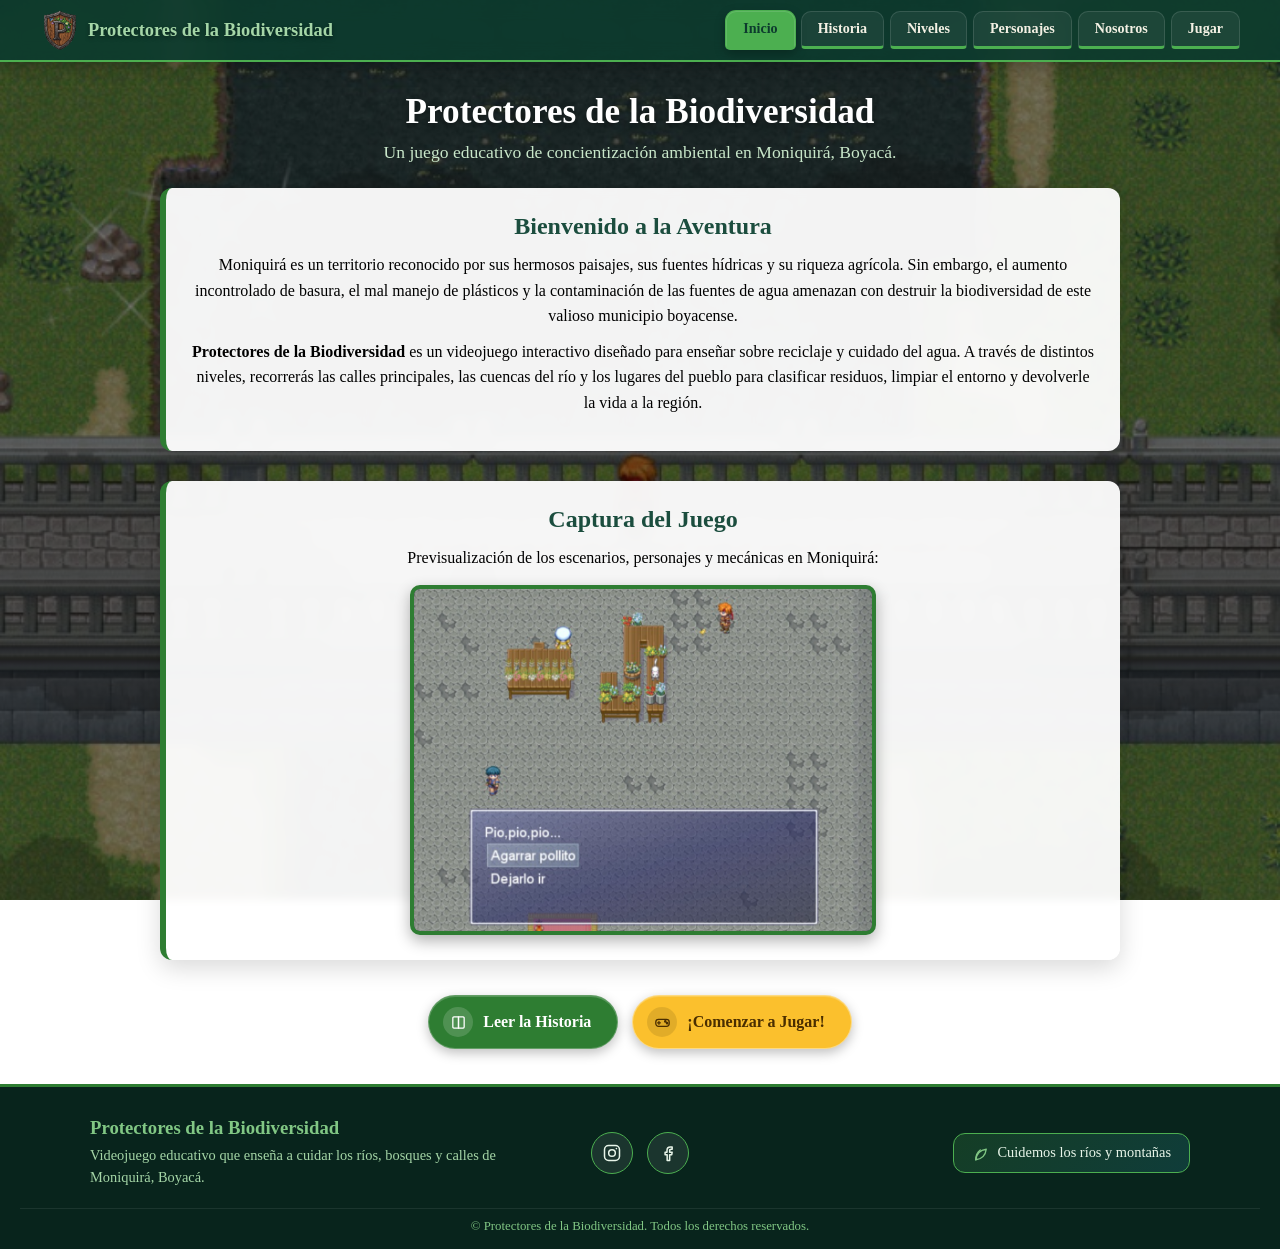
<file: index.html>
<!DOCTYPE html>
<html lang="es">
<head>
  <meta charset="UTF-8">
  <meta name="viewport" content="width=device-width, initial-scale=1.0">
  <meta name="description" content="Protectores de la Biodiversidad: videojuego educativo sobre reciclaje y cuidado del agua en Moniquirá, Boyacá.">
  <meta name="theme-color" content="#0d3b2e">
  <title>Protectores de la Biodiversidad - Inicio</title>
  <link rel="icon" type="image/png" href="favicon.png">
  <link rel="stylesheet" href="style.css">
</head>
<body>

  <header>
  <nav>
    <a href="index.html" class="logo-brand"><img src="favicon.png" alt="" height="40" width="40"> Protectores de la Biodiversidad</a>
    <button class="nav-toggle" type="button" aria-label="Abrir menú" aria-expanded="false" aria-controls="menu-principal"><span></span><span></span><span></span></button>
    <ul class="nav-links" id="menu-principal">
      <li><a href="index.html">Inicio</a></li>
      <li><a href="historia.html">Historia</a></li>
      <li><a href="niveles.html">Niveles</a></li>
      <li><a href="personajes.html">Personajes</a></li>
      <li><a href="nosotros.html">Nosotros</a></li>
      <li><a href="jugar.html">Jugar</a></li>
    </ul>
  </nav>
</header>


  <main id="app-content" class="container">
    <section class="text-center">
      <h1 class="page-title">Protectores de la Biodiversidad</h1>
      <p class="hero-subtitle">Un juego educativo de concientización ambiental en Moniquirá, Boyacá.</p>
      
      <div class="card-panel">
        <h2>Bienvenido a la Aventura</h2>
        <p>
          Moniquirá es un territorio reconocido por sus hermosos paisajes, sus fuentes hídricas y su riqueza agrícola. Sin embargo, el aumento incontrolado de basura, el mal manejo de plásticos y la contaminación de las fuentes de agua amenazan con destruir la biodiversidad de este valioso municipio boyacense.
        </p>
        <p>
          <strong>Protectores de la Biodiversidad</strong> es un videojuego interactivo diseñado para enseñar sobre reciclaje y cuidado del agua. A través de distintos niveles, recorrerás las calles principales, las cuencas del río y los lugares del pueblo para clasificar residuos, limpiar el entorno y devolverle la vida a la región.
        </p>
      </div>

      <!-- MARCO PARA IMÁGENES DEL JUEGO -->
      <div class="card-panel game-preview-container">
        <h2>Captura del Juego</h2>
        <p>Previsualización de los escenarios, personajes y mecánicas en Moniquirá:</p>
        
        <div class="image-frame-grid">
          <div class="image-frame image-frame--captura">
            <img src="Captura_del_juego.png" loading="lazy" decoding="async" alt="Captura del videojuego Protectores de la Biodiversidad" onerror="this.style.display='none'; this.nextElementSibling.style.display='flex';">
            <div class="frame-fallback">
              <span class="fallback-icon"><svg viewBox="0 0 24 24" fill="none" stroke="currentColor" stroke-width="1.8" stroke-linecap="round" stroke-linejoin="round"><rect x="2.5" y="7.5" width="19" height="10" rx="4"/><path d="M7 10.5v4M5 12.5h4"/><circle cx="16" cy="10.5" r="1" fill="currentColor"/><circle cx="18.5" cy="13" r="1" fill="currentColor"/></svg></span>
              <span class="fallback-text">Imagen próximamente</span>
            </div>
          </div>
        </div>
      </div>

      <div>
        <a href="historia.html" class="btn-main"><span class="btn-icono"><svg viewBox="0 0 24 24" fill="none" stroke="currentColor" stroke-width="1.8" stroke-linecap="round" stroke-linejoin="round"><path d="M4 5.5C4 4.7 4.7 4 5.5 4H12v16H5.5A1.5 1.5 0 0 1 4 18.5Z"/><path d="M20 5.5c0-.8-.7-1.5-1.5-1.5H12v16h6.5c.8 0 1.5-.7 1.5-1.5Z"/></svg></span>Leer la Historia</a>
        <a href="jugar.html" class="btn-main btn-accent"><span class="btn-icono"><svg viewBox="0 0 24 24" fill="none" stroke="currentColor" stroke-width="1.8" stroke-linecap="round" stroke-linejoin="round"><rect x="2.5" y="7.5" width="19" height="10" rx="4"/><path d="M7 10.5v4M5 12.5h4"/><circle cx="16" cy="10.5" r="1" fill="currentColor"/><circle cx="18.5" cy="13" r="1" fill="currentColor"/></svg></span>¡Comenzar a Jugar!</a>
      </div>
    </section>
  </main>

  <footer>
    <div class="footer-content">
      <div class="footer-info">
        <h3>Protectores de la Biodiversidad</h3>
        <p>Videojuego educativo que enseña a cuidar los ríos, bosques y calles de Moniquirá, Boyacá.</p>
      </div>

      <div class="footer-social">
        <a href="https://www.instagram.com/gamernexusdesarollo/" target="_blank" rel="noopener noreferrer" aria-label="Instagram">
          <svg viewBox="0 0 24 24" fill="none" stroke="currentColor" stroke-width="1.8" stroke-linecap="round" stroke-linejoin="round"><rect x="3" y="3" width="18" height="18" rx="5"/><circle cx="12" cy="12" r="4"/><circle cx="17.3" cy="6.7" r="1" fill="currentColor" stroke="none"/></svg>
        </a>
        <a href="https://www.facebook.com/profile.php?id=61592444536390" target="_blank" rel="noopener noreferrer" aria-label="Facebook">
          <svg viewBox="0 0 24 24" fill="none" stroke="currentColor" stroke-width="1.8" stroke-linecap="round" stroke-linejoin="round"><path d="M14 21v-7h2.5l.5-3H14V9c0-.9.3-1.5 1.7-1.5H17V4.8c-.3 0-1.2-.1-2.3-.1-2.3 0-3.9 1.4-3.9 4V11H8.5v3H11v7Z"/></svg>
        </a>
      </div>

      <div class="footer-badge">
        <svg viewBox="0 0 24 24" fill="none" stroke="currentColor" stroke-width="1.8" stroke-linecap="round" stroke-linejoin="round"><path d="M5 21c8-1 13-6 14-14-8 1-13 6-14 14Z"/><path d="M5 21c0-6 2-10 6-13"/></svg>Cuidemos los ríos y montañas
      </div>
    </div>
    <div class="footer-bottom">
      <p>&copy; Protectores de la Biodiversidad. Todos los derechos reservados.</p>
    </div>
  </footer>

  <script src="script.js"></script>
</body>
</html>
</file>
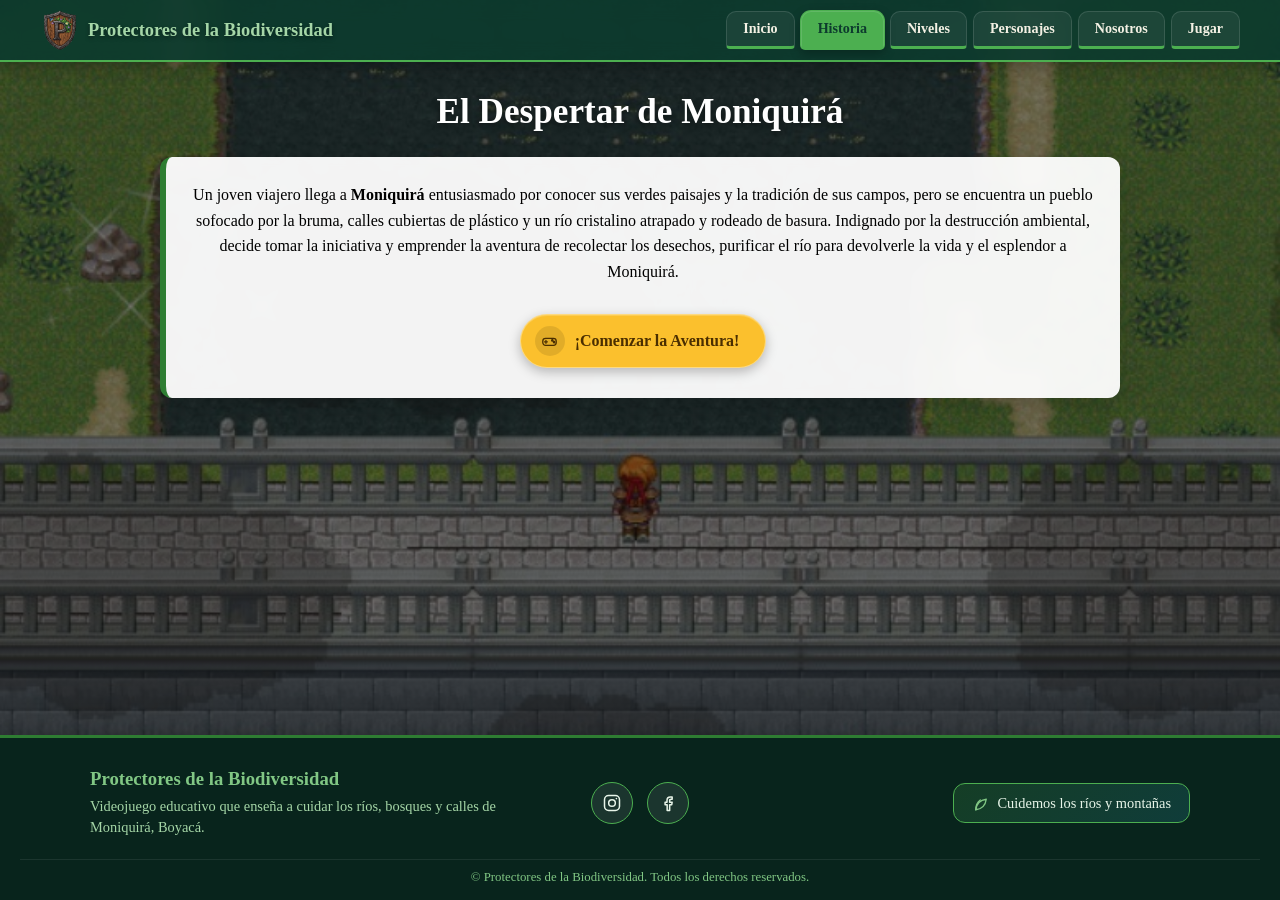
<file: historia.html>
<!DOCTYPE html>
<html lang="es">
<head>
  <meta charset="UTF-8">
  <meta name="viewport" content="width=device-width, initial-scale=1.0">
  <meta name="description" content="Conoce la historia de Protectores de la Biodiversidad: un joven viajero que limpia Moniquirá y devuelve la vida a su río.">
  <meta name="theme-color" content="#0d3b2e">
  <title>Historia - Protectores de la Biodiversidad</title>
  <link rel="icon" type="image/png" href="favicon.png">
  <link rel="stylesheet" href="style.css">
</head>
<body>

 <header>
  <nav>
    <a href="index.html" class="logo-brand"><img src="favicon.png" alt="" height="40" width="40"> Protectores de la Biodiversidad</a>
    <button class="nav-toggle" type="button" aria-label="Abrir menú" aria-expanded="false" aria-controls="menu-principal"><span></span><span></span><span></span></button>
    <ul class="nav-links" id="menu-principal">
      <li><a href="index.html">Inicio</a></li>
      <li><a href="historia.html">Historia</a></li>
      <li><a href="niveles.html">Niveles</a></li>
      <li><a href="personajes.html">Personajes</a></li>
      <li><a href="nosotros.html">Nosotros</a></li>
      <li><a href="jugar.html">Jugar</a></li>
    </ul>
  </nav>
</header>

  <main id="app-content" class="container tema-historia">
    <section class="text-center">
      <h1 class="page-title">El Despertar de Moniquirá</h1>
      
      <article class="card-panel" style="margin-top: 25px;">
        <p>
          Un joven viajero llega a <strong>Moniquirá</strong> entusiasmado por conocer sus verdes paisajes y la tradición de sus campos, pero se encuentra un pueblo sofocado por la bruma, calles cubiertas de plástico y un río cristalino atrapado y rodeado de basura. Indignado por la destrucción ambiental, decide tomar la iniciativa y emprender la aventura de recolectar los desechos, purificar el río para devolverle la vida y el esplendor a Moniquirá.
        </p>
        
        <div style="margin-top: 25px;">
          <a href="jugar.html" class="btn-main btn-accent"><span class="btn-icono"><svg viewBox="0 0 24 24" fill="none" stroke="currentColor" stroke-width="1.8" stroke-linecap="round" stroke-linejoin="round"><rect x="2.5" y="7.5" width="19" height="10" rx="4"/><path d="M7 10.5v4M5 12.5h4"/><circle cx="16" cy="10.5" r="1" fill="currentColor"/><circle cx="18.5" cy="13" r="1" fill="currentColor"/></svg></span>¡Comenzar la Aventura!</a>
        </div>
      </article>
    </section>
  </main>

  <footer>
    <div class="footer-content">
      <div class="footer-info">
        <h3>Protectores de la Biodiversidad</h3>
        <p>Videojuego educativo que enseña a cuidar los ríos, bosques y calles de Moniquirá, Boyacá.</p>
      </div>

      <div class="footer-social">
        <a href="https://www.instagram.com/gamernexusdesarollo/" target="_blank" rel="noopener noreferrer" aria-label="Instagram">
          <svg viewBox="0 0 24 24" fill="none" stroke="currentColor" stroke-width="1.8" stroke-linecap="round" stroke-linejoin="round"><rect x="3" y="3" width="18" height="18" rx="5"/><circle cx="12" cy="12" r="4"/><circle cx="17.3" cy="6.7" r="1" fill="currentColor" stroke="none"/></svg>
        </a>
        <a href="https://www.facebook.com/profile.php?id=61592444536390" target="_blank" rel="noopener noreferrer" aria-label="Facebook">
          <svg viewBox="0 0 24 24" fill="none" stroke="currentColor" stroke-width="1.8" stroke-linecap="round" stroke-linejoin="round"><path d="M14 21v-7h2.5l.5-3H14V9c0-.9.3-1.5 1.7-1.5H17V4.8c-.3 0-1.2-.1-2.3-.1-2.3 0-3.9 1.4-3.9 4V11H8.5v3H11v7Z"/></svg>
        </a>
      </div>

      <div class="footer-badge">
        <svg viewBox="0 0 24 24" fill="none" stroke="currentColor" stroke-width="1.8" stroke-linecap="round" stroke-linejoin="round"><path d="M5 21c8-1 13-6 14-14-8 1-13 6-14 14Z"/><path d="M5 21c0-6 2-10 6-13"/></svg>Cuidemos los ríos y montañas
      </div>
    </div>
    <div class="footer-bottom">
      <p>&copy; Protectores de la Biodiversidad. Todos los derechos reservados.</p>
    </div>
  </footer>

  <script src="script.js"></script>
</body>
</html>
</file>
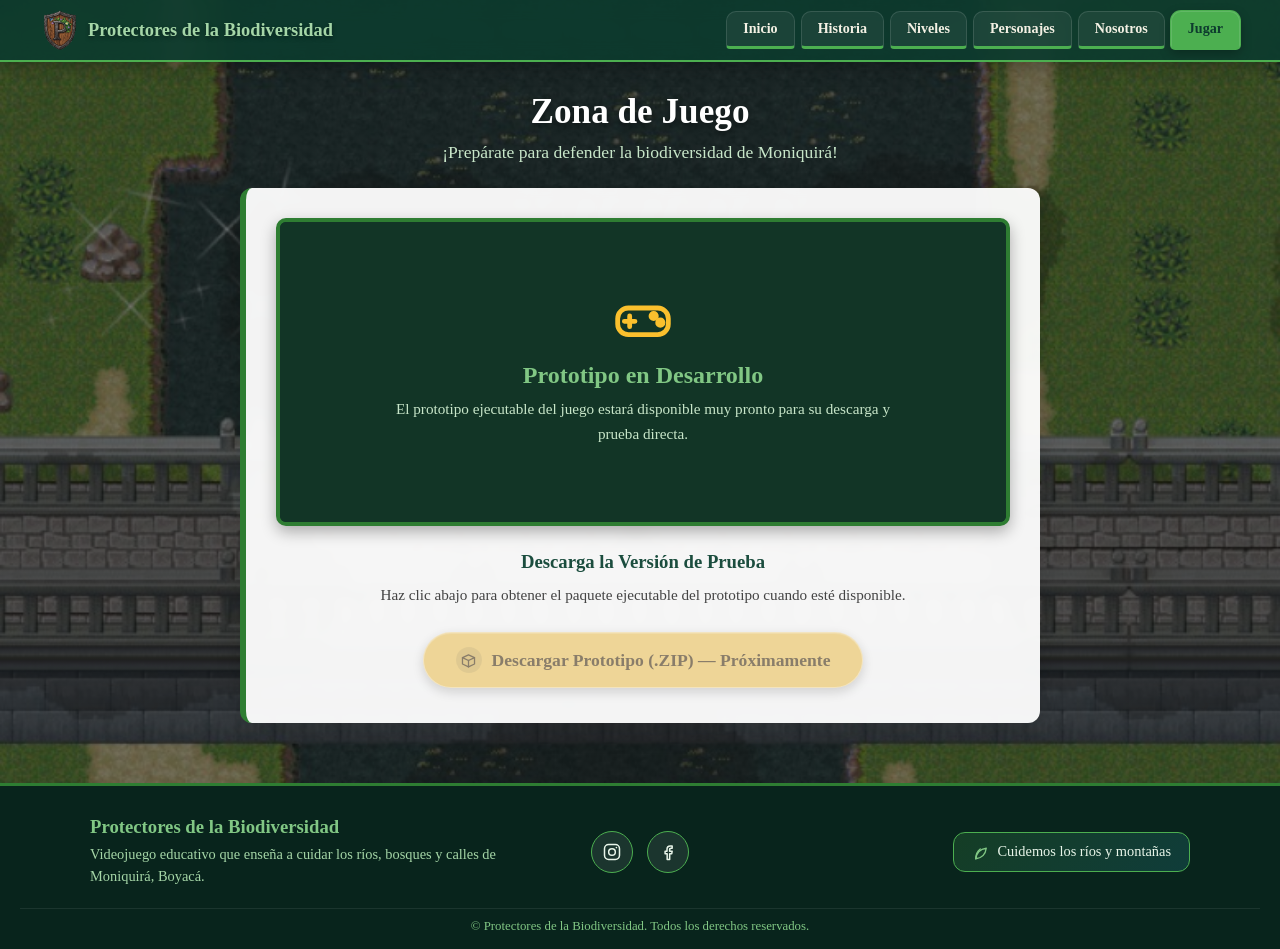
<file: jugar.html>
<!DOCTYPE html>
<html lang="es">
<head>
  <meta charset="UTF-8">
  <meta name="viewport" content="width=device-width, initial-scale=1.0">
  <meta name="description" content="Zona de juego de Protectores de la Biodiversidad. El prototipo estará disponible muy pronto.">
  <meta name="theme-color" content="#0d3b2e">
  <title>Jugar - Protectores de la Biodiversidad</title>
  <link rel="icon" type="image/png" href="favicon.png">
  <link rel="stylesheet" href="style.css">
</head>
<body>

  <header>
  <nav>
    <a href="index.html" class="logo-brand"><img src="favicon.png" alt="" height="40" width="40"> Protectores de la Biodiversidad</a>
    <button class="nav-toggle" type="button" aria-label="Abrir menú" aria-expanded="false" aria-controls="menu-principal"><span></span><span></span><span></span></button>
    <ul class="nav-links" id="menu-principal">
      <li><a href="index.html">Inicio</a></li>
      <li><a href="historia.html">Historia</a></li>
      <li><a href="niveles.html">Niveles</a></li>
      <li><a href="personajes.html">Personajes</a></li>
      <li><a href="nosotros.html">Nosotros</a></li>
      <li><a href="jugar.html">Jugar</a></li>
    </ul>
  </nav>
</header>

  <main id="app-content" class="container text-center tema-jugar">
    <h1 class="page-title">Zona de Juego</h1>
    <p class="hero-subtitle">¡Prepárate para defender la biodiversidad de Moniquirá!</p>

    <div class="card-panel card-juego">
      <div class="image-frame" style="margin: 0 auto 25px auto; max-width: 100%;">
        <div style="background: #123526; width: 100%; min-height: 300px; display: flex; flex-direction: column; justify-content: center; align-items: center; color: #fff; padding: 20px;">
          <div style="width:64px;height:64px;margin-bottom:10px;color:var(--sol-400);"><svg viewBox="0 0 24 24" fill="none" stroke="currentColor" stroke-width="1.8" stroke-linecap="round" stroke-linejoin="round"><rect x="2.5" y="7.5" width="19" height="10" rx="4"/><path d="M7 10.5v4M5 12.5h4"/><circle cx="16" cy="10.5" r="1" fill="currentColor"/><circle cx="18.5" cy="13" r="1" fill="currentColor"/></svg></div>
          <h2 style="color: #81c784; margin-bottom: 8px;">Prototipo en Desarrollo</h2>
          <p style="color: #c8e6c9; max-width: 500px; font-size: 0.95rem;">
            El prototipo ejecutable del juego estará disponible muy pronto para su descarga y prueba directa.
          </p>
        </div>
      </div>

      <div style="margin-top: 20px;">
        <h3 style="color: #1b4d3e; margin-bottom: 10px;">Descarga la Versión de Prueba</h3>
        <p style="margin-bottom: 20px; font-size: 0.95rem; color: #444;">
          Haz clic abajo para obtener el paquete ejecutable del prototipo cuando esté disponible.
        </p>
        <span class="btn-main btn-accent btn-disabled" style="font-size: 1.1rem; padding: 14px 32px; max-width: 100%;" aria-disabled="true" title="Disponible próximamente">
          <span class="btn-icono" style="width:26px;height:26px;"><svg viewBox="0 0 24 24" fill="none" stroke="currentColor" stroke-width="1.8" stroke-linecap="round" stroke-linejoin="round"><path d="M3.5 8 12 4l8.5 4-8.5 4Z"/><path d="M3.5 8v9L12 21l8.5-4V8"/><path d="M12 12v9"/></svg></span>Descargar Prototipo (.ZIP) — Próximamente
        </span>
      </div>
    </div>
  </main>

  <footer>
    <div class="footer-content">
      <div class="footer-info">
        <h3>Protectores de la Biodiversidad</h3>
        <p>Videojuego educativo que enseña a cuidar los ríos, bosques y calles de Moniquirá, Boyacá.</p>
      </div>

      <div class="footer-social">
        <a href="https://www.instagram.com/gamernexusdesarollo/" target="_blank" rel="noopener noreferrer" aria-label="Instagram">
          <svg viewBox="0 0 24 24" fill="none" stroke="currentColor" stroke-width="1.8" stroke-linecap="round" stroke-linejoin="round"><rect x="3" y="3" width="18" height="18" rx="5"/><circle cx="12" cy="12" r="4"/><circle cx="17.3" cy="6.7" r="1" fill="currentColor" stroke="none"/></svg>
        </a>
        <a href="https://www.facebook.com/profile.php?id=61592444536390" target="_blank" rel="noopener noreferrer" aria-label="Facebook">
          <svg viewBox="0 0 24 24" fill="none" stroke="currentColor" stroke-width="1.8" stroke-linecap="round" stroke-linejoin="round"><path d="M14 21v-7h2.5l.5-3H14V9c0-.9.3-1.5 1.7-1.5H17V4.8c-.3 0-1.2-.1-2.3-.1-2.3 0-3.9 1.4-3.9 4V11H8.5v3H11v7Z"/></svg>
        </a>
      </div>

      <div class="footer-badge">
        <svg viewBox="0 0 24 24" fill="none" stroke="currentColor" stroke-width="1.8" stroke-linecap="round" stroke-linejoin="round"><path d="M5 21c8-1 13-6 14-14-8 1-13 6-14 14Z"/><path d="M5 21c0-6 2-10 6-13"/></svg>Cuidemos los ríos y montañas
      </div>
    </div>
    <div class="footer-bottom">
      <p>&copy; Protectores de la Biodiversidad. Todos los derechos reservados.</p>
    </div>
  </footer>

  <script src="script.js"></script>
</body>
</html>
</file>
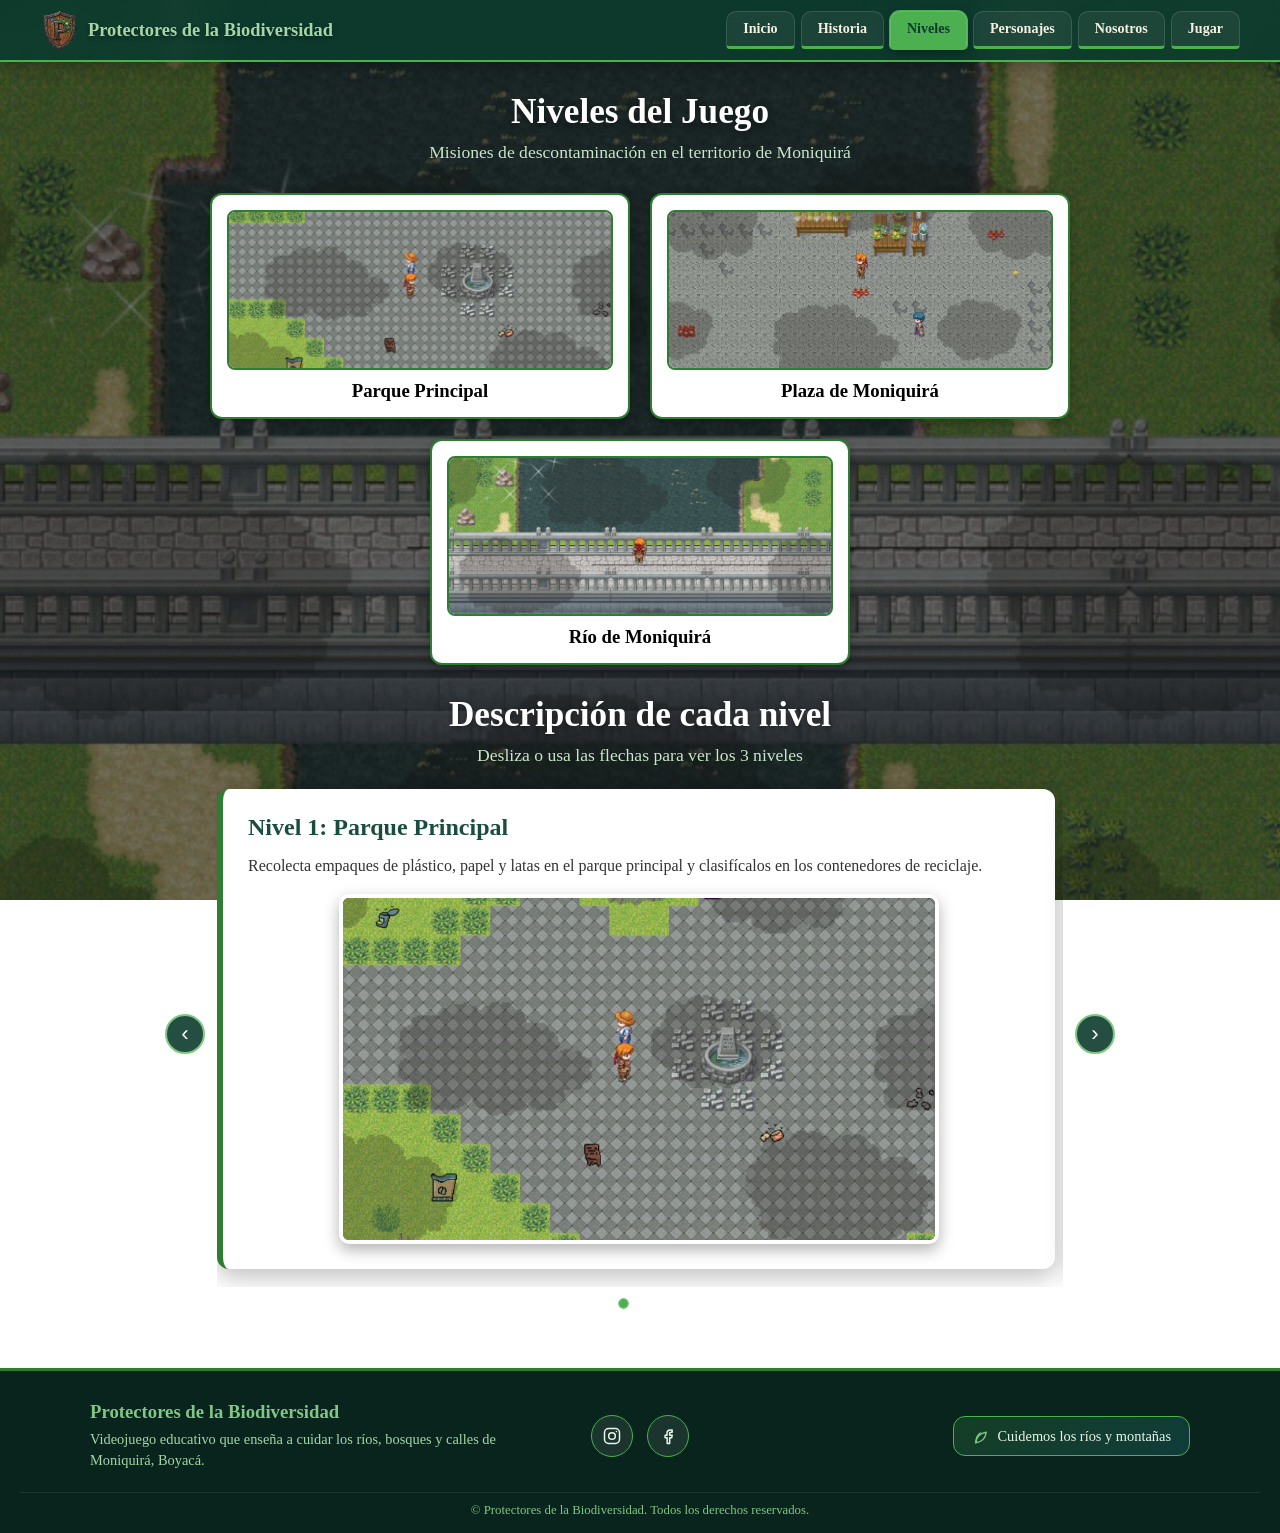
<file: niveles.html>
<!DOCTYPE html>
<html lang="es">
<head>
  <meta charset="UTF-8">
  <meta name="viewport" content="width=device-width, initial-scale=1.0">
  <meta name="description" content="Los niveles del juego: Parque Principal, Plaza de Moniquirá y Río de Moniquirá.">
  <meta name="theme-color" content="#0d3b2e">
  <title>Niveles - Protectores de la Biodiversidad</title>
  <link rel="icon" type="image/png" href="favicon.png">
  <link rel="stylesheet" href="style.css">
</head>
<body>

  <header>
  <nav>
    <a href="index.html" class="logo-brand"><img src="favicon.png" alt="" height="40" width="40"> Protectores de la Biodiversidad</a>
    <button class="nav-toggle" type="button" aria-label="Abrir menú" aria-expanded="false" aria-controls="menu-principal"><span></span><span></span><span></span></button>
    <ul class="nav-links" id="menu-principal">
      <li><a href="index.html">Inicio</a></li>
      <li><a href="historia.html">Historia</a></li>
      <li><a href="niveles.html">Niveles</a></li>
      <li><a href="personajes.html">Personajes</a></li>
      <li><a href="nosotros.html">Nosotros</a></li>
      <li><a href="jugar.html">Jugar</a></li>
    </ul>
  </nav>
</header>

  <main id="app-content" class="container tema-niveles">
    <section class="text-center">
      <h1 class="page-title">Niveles del Juego</h1>
      <p class="hero-subtitle">Misiones de descontaminación en el territorio de Moniquirá</p>
    </section>

    <!-- PRIMERO: VISTA PREVIA DE CÓMO SON LOS NIVELES -->
    <section class="niveles-seccion">

      <!-- Fila superior: 2 niveles -->
      <div class="niveles-grid-top">

        <div class="nivel-card">
          <div class="nivel-imagen-placeholder">
            <img src="Parque.jpeg" loading="lazy" decoding="async" alt="Parque Principal de Moniquirá" onerror="this.style.display='none'; this.nextElementSibling.style.display='flex';">
            <div class="frame-fallback">
              <span class="fallback-icon"><svg viewBox="0 0 24 24" fill="none" stroke="currentColor" stroke-width="1.8" stroke-linecap="round" stroke-linejoin="round"><path d="M4 9 12 4l8 5"/><path d="M5 9v9M9 9v9M15 9v9M19 9v9"/><path d="M3 20h18"/></svg></span>
              <span class="fallback-text">Imagen próximamente</span>
            </div>
          </div>
          <h3>Parque Principal</h3>
        </div>

        <div class="nivel-card">
          <div class="nivel-imagen-placeholder">
            <img src="Plaza_de_Moniquira.jpeg" loading="lazy" decoding="async" alt="Plaza de Moniquirá" onerror="this.style.display='none'; this.nextElementSibling.style.display='flex';">
            <div class="frame-fallback">
              <span class="fallback-icon"><svg viewBox="0 0 24 24" fill="none" stroke="currentColor" stroke-width="1.8" stroke-linecap="round" stroke-linejoin="round"><path d="M2 9c1.5-1.5 3-1.5 4.5 0s3 1.5 4.5 0 3-1.5 4.5 0 3 1.5 4.5 0"/><path d="M2 15c1.5-1.5 3-1.5 4.5 0s3 1.5 4.5 0 3-1.5 4.5 0 3 1.5 4.5 0"/></svg></span>
              <span class="fallback-text">Imagen próximamente</span>
            </div>
          </div>
          <h3>Plaza de Moniquirá</h3>
        </div>

      </div>

      <!-- Fila inferior: 1 nivel centrado -->
      <div class="nivel-bottom-center">

        <div class="nivel-card">
          <div class="nivel-imagen-placeholder">
            <img src="Rio_de_Moniquira.jpeg" loading="lazy" decoding="async" alt="Río de Moniquirá" onerror="this.style.display='none'; this.nextElementSibling.style.display='flex';">
            <div class="frame-fallback">
              <span class="fallback-icon"><svg viewBox="0 0 24 24" fill="none" stroke="currentColor" stroke-width="1.8" stroke-linecap="round" stroke-linejoin="round"><path d="M12 3 7 10h2l-3.5 5H9l-3 5h12l-3-5h3.5L14 10h2Z"/><path d="M12 20v2"/></svg></span>
              <span class="fallback-text">Imagen próximamente</span>
            </div>
          </div>
          <h3>Río de Moniquirá</h3>
        </div>

      </div>

    </section>

    <!-- DESPUÉS: EXPLICACIÓN DE CADA NIVEL (EN CARRUSEL) -->
    <section class="text-center">
      <h1 class="page-title">Descripción de cada nivel</h1>
      <p class="hero-subtitle" style="margin-bottom: 15px;">Desliza o usa las flechas para ver los 3 niveles</p>

      <div class="carousel-outer">
        <div class="carousel-niveles">
          <button class="carousel-btn carousel-prev" aria-label="Nivel anterior">‹</button>

          <div class="carousel-track">

            <!-- NIVEL 1 -->
            <div class="carousel-card">
              <h2>Nivel 1: Parque Principal</h2>
              <p>Recolecta empaques de plástico, papel y latas en el parque principal y clasifícalos en los contenedores de reciclaje.</p>
              <div class="image-frame image-frame--carousel">
                <img src="Parque.jpeg" loading="lazy" decoding="async" alt="Ilustración del Parque Principal">
              </div>
            </div>

            <!-- NIVEL 2 -->
            <div class="carousel-card">
              <h2>Nivel 2: Plaza de Moniquirá</h2>
              <p>Ayuda a recoger los residuos contaminantes y haz que la plaza sea un lugar agradable.</p>
              <div class="image-frame image-frame--carousel">
                <img src="Plaza_de_Moniquira.jpeg" loading="lazy" decoding="async" alt="Ilustración de la Plaza de Moniquirá">
              </div>
            </div>

            <!-- NIVEL 3 -->
            <div class="carousel-card">
              <h2>Nivel 3: Río de Moniquirá</h2>
              <p>Despeja los cauces hídricos, retén los contaminantes acuáticos y salva la fauna nativa de Boyacá.</p>
              <div class="image-frame image-frame--carousel">
                <img src="Rio_de_Moniquira.jpeg" loading="lazy" decoding="async" alt="Ilustración del Río de Moniquirá" onerror="this.style.display='none'; this.nextElementSibling.style.display='flex';">
                <div class="frame-fallback">
                  <span class="fallback-icon"><svg viewBox="0 0 24 24" fill="none" stroke="currentColor" stroke-width="1.8" stroke-linecap="round" stroke-linejoin="round"><path d="M12 3 7 10h2l-3.5 5H9l-3 5h12l-3-5h3.5L14 10h2Z"/><path d="M12 20v2"/></svg></span>
                  <span class="fallback-text">Imagen próximamente</span>
                </div>
              </div>
            </div>

          </div>

          <button class="carousel-btn carousel-next" aria-label="Siguiente nivel">›</button>
        </div>

        <div class="carousel-dots"></div>
      </div>

    </section>
  </main>

  <footer>
    <div class="footer-content">
      <div class="footer-info">
        <h3>Protectores de la Biodiversidad</h3>
        <p>Videojuego educativo que enseña a cuidar los ríos, bosques y calles de Moniquirá, Boyacá.</p>
      </div>

      <div class="footer-social">
        <a href="https://www.instagram.com/gamernexusdesarollo/" target="_blank" rel="noopener noreferrer" aria-label="Instagram">
          <svg viewBox="0 0 24 24" fill="none" stroke="currentColor" stroke-width="1.8" stroke-linecap="round" stroke-linejoin="round"><rect x="3" y="3" width="18" height="18" rx="5"/><circle cx="12" cy="12" r="4"/><circle cx="17.3" cy="6.7" r="1" fill="currentColor" stroke="none"/></svg>
        </a>
        <a href="https://www.facebook.com/profile.php?id=61592444536390" target="_blank" rel="noopener noreferrer" aria-label="Facebook">
          <svg viewBox="0 0 24 24" fill="none" stroke="currentColor" stroke-width="1.8" stroke-linecap="round" stroke-linejoin="round"><path d="M14 21v-7h2.5l.5-3H14V9c0-.9.3-1.5 1.7-1.5H17V4.8c-.3 0-1.2-.1-2.3-.1-2.3 0-3.9 1.4-3.9 4V11H8.5v3H11v7Z"/></svg>
        </a>
      </div>

      <div class="footer-badge">
        <svg viewBox="0 0 24 24" fill="none" stroke="currentColor" stroke-width="1.8" stroke-linecap="round" stroke-linejoin="round"><path d="M5 21c8-1 13-6 14-14-8 1-13 6-14 14Z"/><path d="M5 21c0-6 2-10 6-13"/></svg>Cuidemos los ríos y montañas
      </div>
    </div>
    <div class="footer-bottom">
      <p>&copy; Protectores de la Biodiversidad. Todos los derechos reservados.</p>
    </div>
  </footer>

  <script src="script.js"></script>
</body>
</html>
</file>
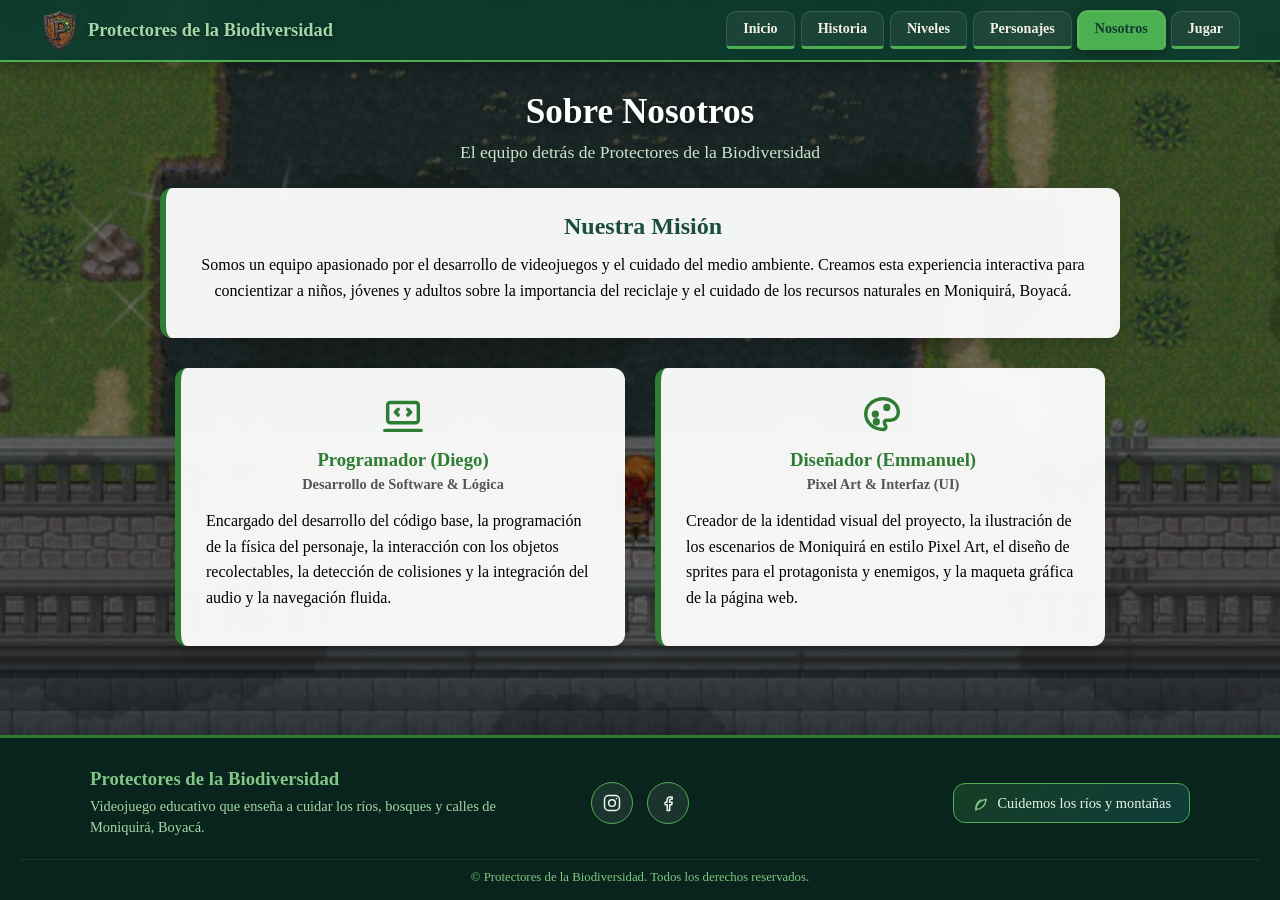
<file: nosotros.html>
<!DOCTYPE html>
<html lang="es">
<head>
  <meta charset="UTF-8">
  <meta name="viewport" content="width=device-width, initial-scale=1.0">
  <meta name="description" content="El equipo detrás de Protectores de la Biodiversidad, un videojuego educativo de Moniquirá, Boyacá.">
  <meta name="theme-color" content="#0d3b2e">
  <title>Nosotros - Protectores de la Biodiversidad</title>
  <link rel="icon" type="image/png" href="favicon.png">
  <link rel="stylesheet" href="style.css">
</head>
<body>

  <header>
  <nav>
    <a href="index.html" class="logo-brand"><img src="favicon.png" alt="" height="40" width="40"> Protectores de la Biodiversidad</a>
    <button class="nav-toggle" type="button" aria-label="Abrir menú" aria-expanded="false" aria-controls="menu-principal"><span></span><span></span><span></span></button>
    <ul class="nav-links" id="menu-principal">
      <li><a href="index.html">Inicio</a></li>
      <li><a href="historia.html">Historia</a></li>
      <li><a href="niveles.html">Niveles</a></li>
      <li><a href="personajes.html">Personajes</a></li>
      <li><a href="nosotros.html">Nosotros</a></li>
      <li><a href="jugar.html">Jugar</a></li>
    </ul>
  </nav>
</header>

  <main id="app-content" class="container tema-nosotros">
    <section class="text-center">
      <h1 class="page-title">Sobre Nosotros</h1>
      <p class="hero-subtitle">El equipo detrás de Protectores de la Biodiversidad</p>

      <div class="card-panel">
        <h2>Nuestra Misión</h2>
        <p>
          Somos un equipo apasionado por el desarrollo de videojuegos y el cuidado del medio ambiente. Creamos esta experiencia interactiva para concientizar a niños, jóvenes y adultos sobre la importancia del reciclaje y el cuidado de los recursos naturales en Moniquirá, Boyacá.
        </p>
      </div>

      <!-- CONTENEDOR DE TARJETAS SOBREPUESTAS -->
      <div class="team-cards-container">
        
        <!-- Tarjeta Programador (A la izquierda, por debajo) -->
        <div class="card-panel team-card card-programmer">
          <div class="card-icon"><svg viewBox="0 0 24 24" fill="none" stroke="currentColor" stroke-width="1.8" stroke-linecap="round" stroke-linejoin="round"><rect x="4" y="5" width="16" height="10.5" rx="1.3"/><path d="M2.5 19.5h19"/><path d="M9.5 8.5 8 10l1.5 1.5M14.5 8.5 16 10l-1.5 1.5"/></svg></div>
          <h3>Programador (Diego)</h3>
          <span class="card-role">Desarrollo de Software & Lógica</span>
          <p>
            Encargado del desarrollo del código base, la programación de la física del personaje, la interacción con los objetos recolectables, la detección de colisiones y la integración del audio y la navegación fluida.
          </p>
        </div>

        <!-- Tarjeta Diseñador (A la derecha, sobrepuesta) -->
        <div class="card-panel team-card card-designer">
          <div class="card-icon"><svg viewBox="0 0 24 24" fill="none" stroke="currentColor" stroke-width="1.8" stroke-linecap="round" stroke-linejoin="round"><path d="M12 3a9 8 0 1 0 0 16c1 0 1.5-.6 1.5-1.4 0-.4-.2-.7-.4-1-.2-.3-.4-.6-.4-1 0-.8.6-1.4 1.4-1.4H16a4 4 0 0 0 4-4c0-4-3.6-7.2-8-7.2Z"/><circle cx="8" cy="11" r="1" fill="currentColor"/><circle cx="8.5" cy="15" r="1" fill="currentColor"/><circle cx="14" cy="7.5" r="1" fill="currentColor"/></svg></div>
          <h3>Diseñador (Emmanuel)</h3>
          <span class="card-role">Pixel Art & Interfaz (UI)</span>
          <p>
            Creador de la identidad visual del proyecto, la ilustración de los escenarios de Moniquirá en estilo Pixel Art, el diseño de sprites para el protagonista y enemigos, y la maqueta gráfica de la página web.
          </p>
        </div>

      </div>
    </section>
  </main>

  <footer>
    <div class="footer-content">
      <div class="footer-info">
        <h3>Protectores de la Biodiversidad</h3>
        <p>Videojuego educativo que enseña a cuidar los ríos, bosques y calles de Moniquirá, Boyacá.</p>
      </div>

      <div class="footer-social">
        <a href="https://www.instagram.com/gamernexusdesarollo/" target="_blank" rel="noopener noreferrer" aria-label="Instagram">
          <svg viewBox="0 0 24 24" fill="none" stroke="currentColor" stroke-width="1.8" stroke-linecap="round" stroke-linejoin="round"><rect x="3" y="3" width="18" height="18" rx="5"/><circle cx="12" cy="12" r="4"/><circle cx="17.3" cy="6.7" r="1" fill="currentColor" stroke="none"/></svg>
        </a>
        <a href="https://www.facebook.com/profile.php?id=61592444536390" target="_blank" rel="noopener noreferrer" aria-label="Facebook">
          <svg viewBox="0 0 24 24" fill="none" stroke="currentColor" stroke-width="1.8" stroke-linecap="round" stroke-linejoin="round"><path d="M14 21v-7h2.5l.5-3H14V9c0-.9.3-1.5 1.7-1.5H17V4.8c-.3 0-1.2-.1-2.3-.1-2.3 0-3.9 1.4-3.9 4V11H8.5v3H11v7Z"/></svg>
        </a>
      </div>

      <div class="footer-badge">
        <svg viewBox="0 0 24 24" fill="none" stroke="currentColor" stroke-width="1.8" stroke-linecap="round" stroke-linejoin="round"><path d="M5 21c8-1 13-6 14-14-8 1-13 6-14 14Z"/><path d="M5 21c0-6 2-10 6-13"/></svg>Cuidemos los ríos y montañas
      </div>
    </div>
    <div class="footer-bottom">
      <p>&copy; Protectores de la Biodiversidad. Todos los derechos reservados.</p>
    </div>
  </footer>

  <script src="script.js"></script>
</body>
</html>
</file>
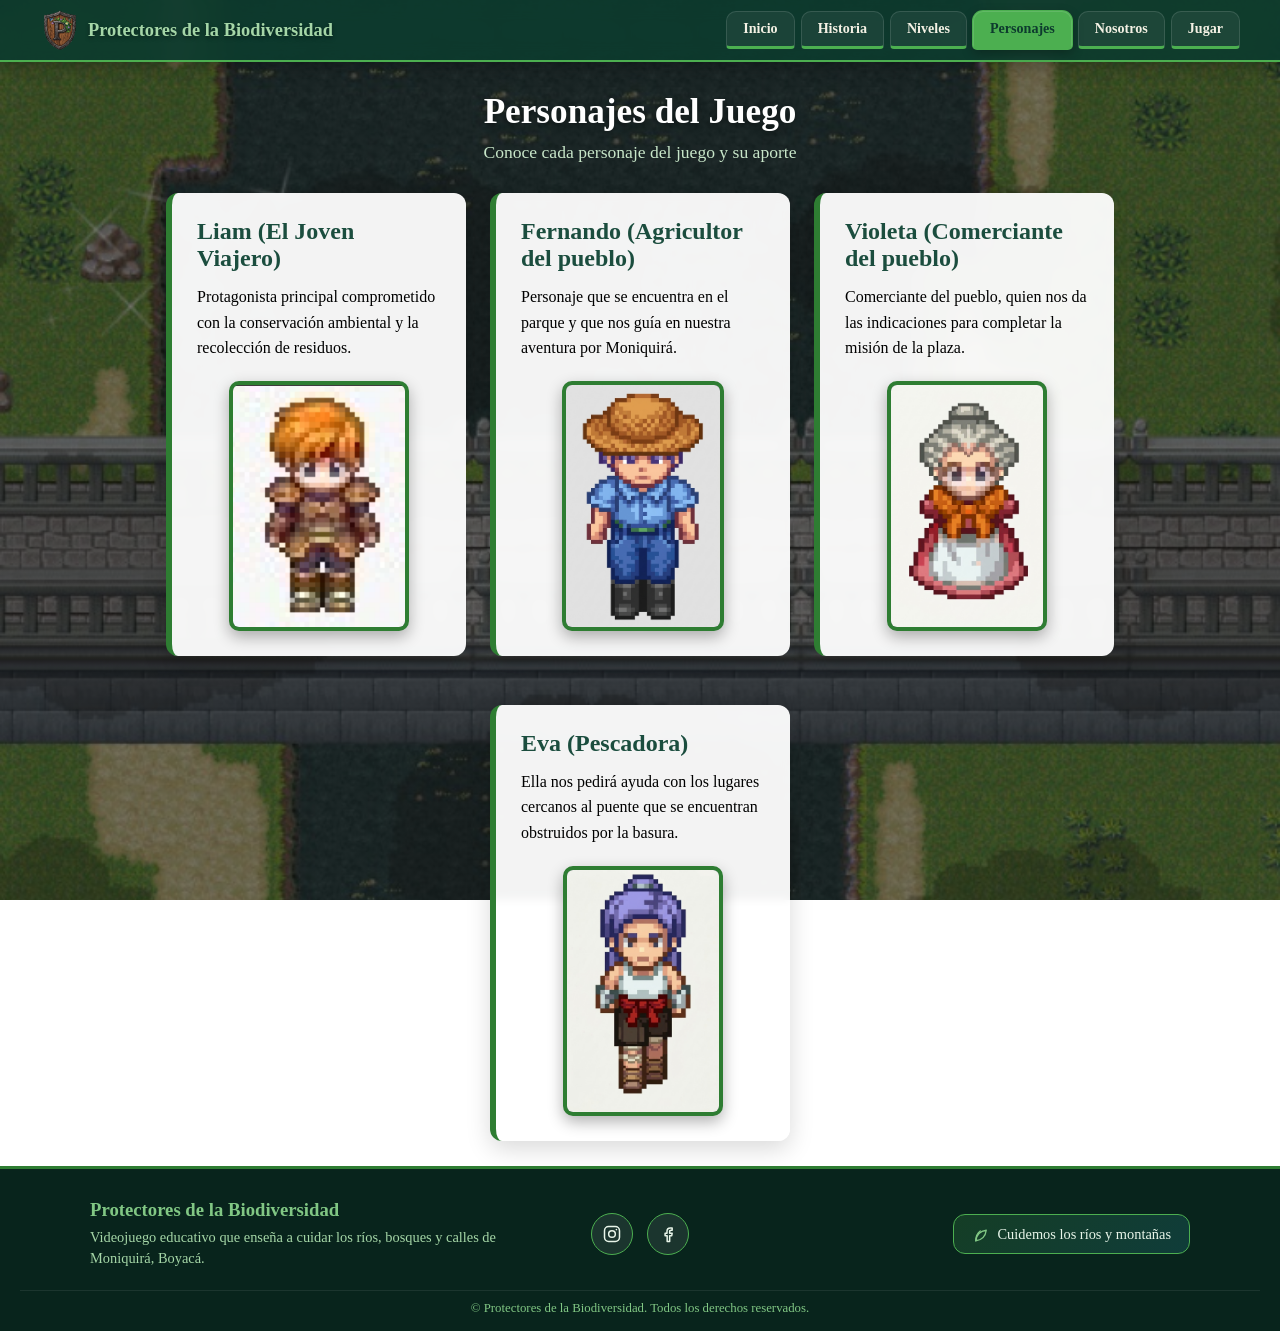
<file: personajes.html>
<!DOCTYPE html>
<html lang="es">
<head>
  <meta charset="UTF-8">
  <meta name="viewport" content="width=device-width, initial-scale=1.0">
  <meta name="description" content="Conoce a Liam, Fernando, Violeta y Eva, los personajes de Protectores de la Biodiversidad.">
  <meta name="theme-color" content="#0d3b2e">
  <title>Personajes - Protectores de la Biodiversidad</title>
  <link rel="icon" type="image/png" href="favicon.png">
  <link rel="stylesheet" href="style.css">
</head>
<body>

  <header>
    <nav>
      <a href="index.html" class="logo-brand"><img src="favicon.png" alt="" height="40" width="40"> Protectores de la Biodiversidad</a>
      <button class="nav-toggle" type="button" aria-label="Abrir menú" aria-expanded="false" aria-controls="menu-principal"><span></span><span></span><span></span></button>
    <ul class="nav-links" id="menu-principal">
        <li><a href="index.html">Inicio</a></li>
        <li><a href="historia.html">Historia</a></li>
        <li><a href="niveles.html">Niveles</a></li>
        <li><a href="personajes.html">Personajes</a></li>
        <li><a href="nosotros.html">Nosotros</a></li>
        <li><a href="jugar.html">Jugar</a></li>
      </ul>
    </nav>
  </header>

  <main id="app-content" class="tema-personajes">
    <section class="container text-center">
      <h1 class="page-title">Personajes del Juego</h1>
      <p class="hero-subtitle">Conoce cada personaje del juego y su aporte</p>
    </section>

    <div class="contenedor-limpio">
      <section class="seccion-personajes-grid">

        <!-- PERSONAJE 1 -->
        <div class="card-panel efecto-elevar">
          <h2>Liam (El Joven Viajero)</h2>
          <p>Protagonista principal comprometido con la conservación ambiental y la recolección de residuos.</p>

          <div class="image-frame-grid" style="margin-top: 20px;">
            <div class="image-frame image-frame--personaje">
              <img src="Liam.png" loading="lazy" decoding="async" alt="Liam, el joven viajero" onerror="this.style.display='none'; this.nextElementSibling.style.display='flex';">
              <div class="frame-fallback">
                <span class="fallback-icon"><svg viewBox="0 0 24 24" fill="none" stroke="currentColor" stroke-width="1.8" stroke-linecap="round" stroke-linejoin="round"><circle cx="12" cy="8" r="3.2"/><path d="M5 20c1.2-4 4-6 7-6s5.8 2 7 6"/></svg></span>
                <span class="fallback-text">Imagen próximamente</span>
              </div>
            </div>
          </div>
        </div>

        <!-- PERSONAJE 2 -->
        <div class="card-panel efecto-elevar">
          <h2>Fernando (Agricultor del pueblo)</h2>
          <p>Personaje que se encuentra en el parque y que nos guía en nuestra aventura por Moniquirá.</p>

          <div class="image-frame-grid" style="margin-top: 20px;">
            <div class="image-frame image-frame--personaje">
              <img src="agricultor.jpg" loading="lazy" decoding="async" alt="Fernando, el agricultor del pueblo" onerror="this.style.display='none'; this.nextElementSibling.style.display='flex';">
              <div class="frame-fallback">
                <span class="fallback-icon"><svg viewBox="0 0 24 24" fill="none" stroke="currentColor" stroke-width="1.8" stroke-linecap="round" stroke-linejoin="round"><path d="M12 3 7 10h2l-3.5 5H9l-3 5h12l-3-5h3.5L14 10h2Z"/><path d="M12 20v2"/></svg></span>
                <span class="fallback-text">Imagen próximamente</span>
              </div>
            </div>
          </div>
        </div>

        <!-- PERSONAJE 3 -->
        <div class="card-panel efecto-elevar">
          <h2>Violeta (Comerciante del pueblo)</h2>
          <p>Comerciante del pueblo, quien nos da las indicaciones para completar la misión de la plaza.</p>

          <div class="image-frame-grid" style="margin-top: 20px;">
            <div class="image-frame image-frame--personaje">
              <img src="Rosa.jpg" loading="lazy" decoding="async" alt="Violeta, la comerciante del pueblo" onerror="this.style.display='none'; this.nextElementSibling.style.display='flex';">
              <div class="frame-fallback">
                <span class="fallback-icon"><svg viewBox="0 0 24 24" fill="none" stroke="currentColor" stroke-width="1.8" stroke-linecap="round" stroke-linejoin="round"><path d="M4 12a8 8 0 0 1 13.5-5.8M20 12a8 8 0 0 1-13.5 5.8"/><path d="M17 3v4h-4M7 21v-4h4"/></svg></span>
                <span class="fallback-text">Imagen próximamente</span>
              </div>
            </div>
          </div>
        </div>

        <!-- PERSONAJE 4 -->
        <div class="card-panel efecto-elevar">
          <h2>Eva (Pescadora)</h2>
          <p>Ella nos pedirá ayuda con los lugares cercanos al puente que se encuentran obstruidos por la basura.</p>

          <div class="image-frame-grid" style="margin-top: 20px;">
            <div class="image-frame image-frame--personaje">
              <img src="Eva.jpg" loading="lazy" decoding="async" alt="Eva, la pescadora" onerror="this.style.display='none'; this.nextElementSibling.style.display='flex';">
              <div class="frame-fallback">
                <span class="fallback-icon"><svg viewBox="0 0 24 24" fill="none" stroke="currentColor" stroke-width="1.8" stroke-linecap="round" stroke-linejoin="round"><path d="M4 11 12 4l8 7"/><path d="M6 10v9h12v-9"/><path d="M10 19v-5h4v5"/></svg></span>
                <span class="fallback-text">Imagen próximamente</span>
              </div>
            </div>
          </div>
        </div>


      </section>
    </div>
  </main>

  <footer>
    <div class="footer-content">
      <div class="footer-info">
        <h3>Protectores de la Biodiversidad</h3>
        <p>Videojuego educativo que enseña a cuidar los ríos, bosques y calles de Moniquirá, Boyacá.</p>
      </div>

      <div class="footer-social">
        <a href="https://www.instagram.com/gamernexusdesarollo/" target="_blank" rel="noopener noreferrer" aria-label="Instagram">
          <svg viewBox="0 0 24 24" fill="none" stroke="currentColor" stroke-width="1.8" stroke-linecap="round" stroke-linejoin="round"><rect x="3" y="3" width="18" height="18" rx="5"/><circle cx="12" cy="12" r="4"/><circle cx="17.3" cy="6.7" r="1" fill="currentColor" stroke="none"/></svg>
        </a>
        <a href="https://www.facebook.com/profile.php?id=61592444536390" target="_blank" rel="noopener noreferrer" aria-label="Facebook">
          <svg viewBox="0 0 24 24" fill="none" stroke="currentColor" stroke-width="1.8" stroke-linecap="round" stroke-linejoin="round"><path d="M14 21v-7h2.5l.5-3H14V9c0-.9.3-1.5 1.7-1.5H17V4.8c-.3 0-1.2-.1-2.3-.1-2.3 0-3.9 1.4-3.9 4V11H8.5v3H11v7Z"/></svg>
        </a>
      </div>

      <div class="footer-badge">
        <svg viewBox="0 0 24 24" fill="none" stroke="currentColor" stroke-width="1.8" stroke-linecap="round" stroke-linejoin="round"><path d="M5 21c8-1 13-6 14-14-8 1-13 6-14 14Z"/><path d="M5 21c0-6 2-10 6-13"/></svg>Cuidemos los ríos y montañas
      </div>
    </div>
    <div class="footer-bottom">
      <p>&copy; Protectores de la Biodiversidad. Todos los derechos reservados.</p>
    </div>
  </footer>

  <script src="script.js"></script>
</body>
</html>
</file>
<file: style.css>
/* ==========================================
   1. FONDO Y ESTILOS GENERALES (VERDE ANIMADO)
   ========================================== */
* {
  box-sizing: border-box;
  margin: 0;
  padding: 0;
}
:root {
  /* BOSQUE (verde) */
  --bosque-900: #0d3b2e;
  --bosque-700: #1b4d3e;
  --bosque-500: #2e7d32;
  --bosque-400: #4caf50;
  --bosque-300: #81c784;

  /* RÍO (azul-teal) */
  --rio-700: #0f4c5c;
  --rio-500: #17869c;
  --rio-400: #2fa8c0;
  --rio-300: #7fd4e4;

  /* TIERRA / MADERA (terracota) */
  --tierra-700: #7a3a1f;
  --tierra-500: #b8562a;
  --tierra-400: #d97a44;
  --tierra-300: #eeab7c;

  /* SOL (ámbar) */
  --sol-600: #c98f0e;
  --sol-400: #fbc02d;
  --sol-300: #ffd764;

  /* FLORA (coral / vida silvestre) */
  --flora-700: #8c2f4c;
  --flora-500: #c94a72;
  --flora-400: #e07396;
  --flora-300: #f0a8c0;

  --crema: #f4f1e4;
}

/* FONDO CON LA IMAGEN ORIGINAL DEL PUEBLO */
body {
  margin: 0;
  padding: 0;
  min-height: 100vh;
  display: flex;
  flex-direction: column;
}
body::before {
  content: "";
  position: fixed;
  inset: 0;
  z-index: -1;
  background-image: linear-gradient(rgba(0, 0, 0, 0.55), rgba(0, 0, 0, 0.55)), url('Fondo_de_la_web.jpeg');
  background-size: cover;
  background-position: center;
  background-repeat: no-repeat;
}
/* HACE QUE EL CONTENIDO PRINCIPAL IMPULSE EL FOOTER HASTA ABAJO */
main, .container {
  flex: 1;
}

/* 3. ASEGURA QUE EL FOOTER QUEDE ABAJO DEL TODO */
footer {
  margin-top: auto;
  width: 100%;
}


.container {
  width: 100%;
  max-width: 1000px;
  margin: 30px auto;
  padding: 0 20px;
  position: relative;
  z-index: 1;
  flex: 1;
}

/* ==========================================
   2. HEADER Y NAVEGACIÓN SUPERIOR
   ========================================== */
header {
  position: sticky;
  top: 0;
  z-index: 1000;
  background: rgba(13, 59, 46, 0.92);
  backdrop-filter: blur(10px);
  -webkit-backdrop-filter: blur(10px);
  border-bottom: 2px solid #4caf50;
  box-shadow: 0 4px 20px rgba(0, 0, 0, 0.25);
  padding: 10px 20px;
}

nav {
  display: flex;
  justify-content: space-between;
  align-items: center;
  max-width: 1200px;
  margin: 0 auto;
}

.logo-brand {
  font-size: 1.15rem;
  font-weight: 800;
  color: #a5d6a7;
  text-decoration: none;
  display: flex;
  align-items: center;
  gap: 8px;
  text-shadow: 0 2px 4px rgba(0,0,0,0.4);
  white-space: nowrap; /* Evita que el nombre se rompa en dos líneas */
}

.nav-links {
  display: flex;
  gap: 6px;
  list-style: none;
  align-items: center;
  flex-wrap: nowrap;
}

.nav-links a {
  position: relative;
  color: #f4f1e4;
  text-decoration: none;
  font-weight: 700;
  font-size: 0.88rem;
  padding: 8px 16px 9px;
  border-radius: 10px 10px 4px 4px;
  background: rgba(255, 255, 255, 0.06);
  border: 1px solid rgba(255, 255, 255, 0.12);
  border-bottom: 3px solid var(--nav-acento, #4caf50);
  transition: all 0.25s ease;
  display: inline-flex;
  align-items: center;
  white-space: nowrap;
}

.nav-links a:hover {
  background: #4caf50;
  color: #0d3b2e;
  transform: translateY(-3px);
  box-shadow: 0 6px 14px rgba(0, 0, 0, 0.3);
}

.nav-links a.active {
  background: #4caf50;
  color: #0d3b2e;
  box-shadow: 0 0 0 1px #4caf50, 0 4px 12px rgba(0, 0, 0, 0.3);
}

/* ==========================================
   3. TARJETAS Y BOTONES
   ========================================== */
.card-panel {
  background: rgba(255, 255, 255, 0.95);
  backdrop-filter: blur(5px);
  border-left: 6px solid #2e7d32;
  border-radius: 12px;
  padding: 25px;
  margin-bottom: 25px;
  box-shadow: 0 8px 25px rgba(0, 0, 0, 0.15);
  transition: transform 0.3s ease, box-shadow 0.3s ease, border-color 0.3s ease;
}

/* EFECTO HOVER GENERAL: se sobrepone al pasar el mouse y vuelve a su lugar al quitarlo */
.card-panel:hover {
  transform: translateY(-10px);
  box-shadow: 0 14px 28px rgba(0, 0, 0, 0.35);
  border-color: #66bb6a;
}

.card-panel h2 {
  color: #1b4d3e;
  margin-bottom: 12px;
}

.card-panel p {
  line-height: 1.6;
  margin-bottom: 10px;
}

.text-center { text-align: center; }

.page-title {
  color: #ffffff;
  font-size: 2.2rem;
  margin-bottom: 10px;
  text-shadow: 0 3px 6px rgba(0,0,0,0.4);
}

.hero-subtitle {
  color: #c8e6c9;
  font-size: 1.1rem;
  margin-bottom: 25px;
}

.btn-main {
  position: relative;
  display: inline-flex;
  align-items: center;
  gap: 10px;
  padding: 11px 26px 11px 14px;
  background: var(--bosque-500);
  color: #ffffff;
  font-weight: 700;
  border-radius: 30px;
  text-decoration: none;
  border: 1px solid rgba(255, 255, 255, 0.25);
  box-shadow: 0 4px 12px rgba(0,0,0,0.25), inset 0 1px 0 rgba(255,255,255,0.18);
  margin: 5px;
  transition: all 0.25s ease;
}

.btn-main .btn-icono {
  display: flex;
  align-items: center;
  justify-content: center;
  width: 30px;
  height: 30px;
  border-radius: 50%;
  background: rgba(255, 255, 255, 0.16);
  flex-shrink: 0;
}

.btn-main .btn-icono svg { width: 17px; height: 17px; }

.btn-main:hover {
  background: var(--bosque-400);
  transform: translateY(-3px) scale(1.03);
  box-shadow: 0 8px 20px rgba(0,0,0,0.3), 0 0 20px rgba(129, 199, 132, 0.45);
}

.btn-accent {
  background: var(--sol-400);
  color: #4a2e00;
  border-color: rgba(255, 255, 255, 0.4);
}

.btn-accent .btn-icono { background: rgba(0, 0, 0, 0.1); }

.btn-accent:hover {
  background: var(--sol-300);
  color: #4a2e00;
  box-shadow: 0 8px 20px rgba(0,0,0,0.3), 0 0 20px rgba(251, 192, 45, 0.55);
}

.btn-disabled {
  opacity: 0.6;
  cursor: not-allowed;
  filter: grayscale(30%);
}

.btn-disabled:hover {
  transform: none;
  box-shadow: 0 4px 12px rgba(0,0,0,0.2);
}

/* MARCO DE FOTOS */
.game-preview-container {
  margin: 30px 0;
}

.image-frame-grid {
  display: flex;
  justify-content: center;
  gap: 20px;
  flex-wrap: wrap;
  margin-top: 15px;
}

.image-frame {
  border: 4px solid #2e7d32;
  border-radius: 10px;
  overflow: hidden;
  background: #10352a;
  max-width: 100%;
  box-shadow: 0 6px 15px rgba(0,0,0,0.3);
}

.image-frame img {
  width: 100%;
  height: 100%;
  object-fit: cover;
  object-position: center;
  display: block;
}

/* ==========================================
   CARRUSEL (usado en la descripción de niveles)
   ========================================== */
.carousel-outer {
  max-width: 950px;
  margin: 0 auto 30px auto;
}

.carousel-niveles {
  display: flex;
  align-items: center;
  gap: 12px;
}

.carousel-track {
  display: flex;
  gap: 15px;
  overflow-x: auto;
  scroll-snap-type: x mandatory;
  scroll-behavior: smooth;
  padding: 8px 4px 18px 4px;
  flex: 1;
  min-width: 0; /* evita que flex empuje el ancho más allá del contenedor */
  scrollbar-width: thin;
  scrollbar-color: #4caf50 rgba(255, 255, 255, 0.15);
}

.carousel-track::-webkit-scrollbar {
  height: 7px;
}

.carousel-track::-webkit-scrollbar-thumb {
  background: #4caf50;
  border-radius: 10px;
}

/* CADA TARJETA OCUPA TODO EL ANCHO DEL CARRUSEL: se ve un bloque completo a la vez */
.carousel-card {
  flex: 0 0 100%;
  width: 100%;
  scroll-snap-align: start;
  background: #ffffff;
  border-left: 6px solid #2e7d32;
  border-radius: 12px;
  padding: 25px;
  text-align: left;
  box-shadow: 0 8px 25px rgba(0, 0, 0, 0.25);
  transition: transform 0.3s ease, box-shadow 0.3s ease, border-color 0.3s ease;
}

.carousel-card:hover {
  transform: translateY(-8px);
  box-shadow: 0 14px 28px rgba(0, 0, 0, 0.35);
  border-color: #66bb6a;
}

.carousel-card h2 {
  color: #1b4d3e;
  margin-bottom: 12px;
}

.carousel-card p {
  line-height: 1.6;
  margin-bottom: 15px;
  color: #333333;
}

.image-frame--carousel {
  height: 350px;
  max-width: 600px;
  margin: 0 auto;
  border-color: #ffffff;
}

.carousel-btn {
  flex: 0 0 auto;
  width: 40px;
  height: 40px;
  border-radius: 50%;
  border: 2px solid #81c784;
  background: rgba(13, 59, 46, 0.9);
  color: #ffffff;
  font-size: 1.4rem;
  line-height: 1;
  cursor: pointer;
  display: flex;
  align-items: center;
  justify-content: center;
  transition: all 0.3s ease;
}

.carousel-btn:hover {
  background: #4caf50;
  color: #0d3b2e;
  box-shadow: 0 0 12px #81c784;
  transform: translateY(-2px);
}

.carousel-dots {
  display: flex;
  justify-content: center;
  gap: 8px;
  margin-top: 12px;
}

.carousel-dot {
  width: 9px;
  height: 9px;
  border-radius: 50%;
  background: rgba(255, 255, 255, 0.35);
  border: 1px solid rgba(255, 255, 255, 0.5);
  cursor: pointer;
  transition: background 0.3s ease, transform 0.3s ease;
}

.carousel-dot:hover {
  background: rgba(255, 255, 255, 0.6);
}

.carousel-dot.active {
  background: #4caf50;
  border-color: #81c784;
  transform: scale(1.2);
}

@media (max-width: 600px) {
  .carousel-btn { width: 34px; height: 34px; font-size: 1.2rem; }
  .image-frame--carousel { height: 220px; }
}

/* Marco que aún no tiene imagen: se muestra un aviso en vez de un ícono roto */
.frame-fallback {
  width: 100%;
  height: 100%;
  display: none;
  flex-direction: column;
  align-items: center;
  justify-content: center;
  gap: 6px;
  background: linear-gradient(135deg, #1b4d3e, #2e7d32);
  color: #fff;
  text-align: center;
  padding: 10px;
}

.frame-fallback .fallback-icon {
  width: 46px;
  height: 46px;
  color: rgba(255, 255, 255, 0.85);
}

.frame-fallback .fallback-icon svg { width: 100%; height: 100%; }

.frame-fallback .fallback-text {
  font-size: 0.9rem;
  font-weight: bold;
}

.placeholder-frame {
  width: 100%;
  max-width: 600px;
  height: 350px;
  display: flex;
  flex-direction: column;
  align-items: center;
  justify-content: center;
  gap: 8px;
  background: linear-gradient(135deg, #1b4d3e, #2e7d32);
  color: #fff;
}

.placeholder-icon {
  width: 62px;
  height: 62px;
  color: rgba(255, 255, 255, 0.9);
}

.placeholder-icon svg { width: 100%; height: 100%; }

.placeholder-text {
  font-size: 1.2rem;
  font-weight: bold;
}

.placeholder-subtext {
  font-size: 0.9rem;
  color: #c8e6c9;
}

/* ==========================================
   4. PIE DE PÁGINA (FOOTER)
   ========================================== */
footer {
  background: #08241c;
  color: #e8f5e9;
  padding: 30px 20px 15px 20px;
  margin-top: auto;
  border-top: 3px solid #2e7d32;
  position: relative;
  z-index: 1;
}

.footer-content {
  max-width: 1100px;
  margin: 0 auto;
  display: grid;
  grid-template-columns: 1fr auto 1fr;
  align-items: center;
  gap: 24px;
}

.footer-info {
  text-align: left;
  max-width: 420px;
  justify-self: start;
}

.footer-info h3 {
  margin-bottom: 6px;
  color: #81c784;
}

.footer-info p {
  color: #a5d6a7;
  font-size: 0.9rem;
  line-height: 1.5;
}

.footer-social {
  display: flex;
  align-items: center;
  justify-content: center;
  justify-self: center;
  gap: 14px;
}

.footer-social a {
  display: flex;
  align-items: center;
  justify-content: center;
  width: 42px;
  height: 42px;
  border-radius: 50%;
  background: rgba(255, 255, 255, 0.08);
  border: 1px solid var(--bosque-400, #4caf50);
  color: #e8f5e9;
  transition: all 0.25s ease;
}

.footer-social a:hover {
  background: #4caf50;
  color: #0d3b2e;
  transform: translateY(-3px);
  box-shadow: 0 6px 14px rgba(0, 0, 0, 0.35);
}

.footer-social svg {
  width: 20px;
  height: 20px;
}

.footer-badge {
  justify-self: end;
  display: inline-flex;
  align-items: center;
  gap: 8px;
  background: linear-gradient(135deg, rgba(76, 175, 80, 0.18), rgba(47, 168, 192, 0.18));
  border: 1px solid var(--bosque-400);
  padding: 10px 18px;
  border-radius: 12px;
  font-size: 0.9rem;
  animation: floatBadge 3s ease-in-out infinite;
}

@keyframes floatBadge {
  0%, 100% { transform: translateY(0); }
  50% { transform: translateY(-5px); }
}

.footer-badge svg {
  width: 18px;
  height: 18px;
  color: var(--bosque-300);
  flex-shrink: 0;
}

.footer-bottom {
  text-align: center;
  margin-top: 20px;
  padding-top: 10px;
  border-top: 1px solid rgba(255, 255, 255, 0.08);
  font-size: 0.8rem;
  color: #81c784;
}
/* ==========================================
   TARJETAS INDEPENDIENTES EN NOSOTROS
   ========================================== */
.team-cards-container {
  display: flex;
  justify-content: center;
  align-items: stretch;
  gap: 30px; /* Separación limpia y uniforme entre cada tarjeta */
  margin-top: 30px;
  flex-wrap: wrap;
}

.team-card {
  flex: 1;
  min-width: 280px;
  max-width: 450px;
  text-align: left;
  margin-bottom: 0;
  /* Animación fluida para subir y bajar al poner/quitar el cursor */
  transition: transform 0.3s ease, box-shadow 0.3s ease;
}

.card-icon {
  width: 46px;
  height: 46px;
  margin: 0 auto 10px auto;
  color: var(--bosque-500);
}

.card-icon svg { width: 100%; height: 100%; }

.team-card h3 {
  color: #2e7d32;
  text-align: center;
  margin-bottom: 5px;
}

.card-role {
  display: block;
  text-align: center;
  font-weight: bold;
  color: #555;
  margin-bottom: 15px;
  font-size: 0.9rem;
}

/* EFECTO HOVER: Se eleva suavemente y al quitar el cursor vuelve a su sitio */
.team-card:hover {
  transform: translateY(-10px);
  box-shadow: 0 12px 25px rgba(0, 0, 0, 0.2);
}
/* CONTENEDOR GENERAL */
.niveles-seccion {
  max-width: 900px;
  margin: 30px auto;
  padding: 0 20px;
}

/* MARCO 2x2 PARA LOS PRIMEROS 4 NIVELES */
.niveles-grid-top {
  display: grid;
  grid-template-columns: repeat(2, 1fr);
  gap: 20px;
  margin-bottom: 20px;
}

/* CONTENEDOR PARA CENTRAR EL NIVEL 5 ABAJO */
.nivel-bottom-center {
  display: flex;
  justify-content: center;
}

.nivel-bottom-center .nivel-card {
  width: calc(50% - 10px); /* Mismo tamaño exacto que los de arriba */
}
/* TARJETA DE NIVEL (ESTADO NORMAL) */
.nivel-card {
  background-color: #ffffff;
  border: 2px solid #2e7d32;
  border-radius: 12px;
  padding: 15px;
  text-align: center;
  color: #000000;
  box-shadow: 0 4px 10px rgba(0, 0, 0, 0.25);
  
  /* Transición suave para el movimiento y la sombra */
  transition: transform 0.3s ease, box-shadow 0.3s ease, border-color 0.3s ease;
  cursor: pointer;
}

/* EFECTO HOVER: SE LEVANTA Y RESALTA AL PASAR EL CURSOR */
.nivel-card:hover {
  transform: translateY(-10px); /* Eleva la tarjeta 10px */
  box-shadow: 0 12px 24px rgba(0, 0, 0, 0.4); /* Intensifica la sombra */
}

/* ESPACIO PARA PONER LA FOTO / MAPA DE CADA NIVEL */
.nivel-imagen-placeholder {
  width: 100%;
  height: 160px;
  background-color: rgba(0, 0, 0, 0.5);
  border: 2px solid #2e7d32;
  border-radius: 8px;
  display: flex;
  align-items: center;
  justify-content: center;
  margin-bottom: 10px;
  color: #aaaaaa;
  overflow: hidden; /* la foto nunca se sale del marco redondeado */
}

/* La miniatura llena TODO el marco, sin dejar espacios vacíos */
.nivel-imagen-placeholder img {
  width: 100%;
  height: 100%;
  object-fit: cover;
  object-position: center;
  display: block;
}

.nivel-imagen-placeholder .fallback-icon {
  width: 40px;
  height: 40px;
  color: rgba(255, 255, 255, 0.8);
}
.nivel-imagen-placeholder .fallback-icon svg { width: 100%; height: 100%; }
/* SECCIÓN CONTENEDORA (SIN FONDO, SOLO ALINEA LAS COLUMNAS) */
.seccion-personajes {
  display: flex;
  justify-content: space-between;
  gap: 20px;
  max-width: 1200px;
  margin: 50px auto;
  padding: 0 20px;
  background: transparent; /* Asegura que no exista ningún cuadro de fondo */
}

/* COLUMNA VERTICAL BLANCA INDIVIDUAL */
.columna-vertical {
  flex: 1;
  background-color: #ffffff; /* Solo las columnas son blancas */
  border: 2px solid #388e3c; /* Borde verde para la temática */
  border-radius: 12px;
  padding: 20px 15px;
  text-align: center;
  color: #1b4332;
  box-shadow: 0 4px 12px rgba(0, 0, 0, 0.4);
  display: flex;
  flex-direction: column;
  align-items: center;
  
  /* Animación suave para cuando pasa el cursor */
  transition: transform 0.3s ease, box-shadow 0.3s ease, border-color 0.3s ease;
}

/* EFECTO HOVER: SE LEVANTA Y SE ILUMINA EL BORDE */
.columna-vertical:hover {
  transform: translateY(-12px); /* Eleva la columna hacia arriba */
  box-shadow: 0 14px 28px rgba(0, 0, 0, 0.6); /* Sombra flotante */
  border-color: #66bb6a;
}

/* MARCO INTERNO PARA LA FOTO/SPRITE */
.personaje-imagen-placeholder {
  width: 100%;
  height: 200px;
  background-color: #f4f4f4;
  border: 2px dashed #388e3c;
  border-radius: 8px;
  display: flex;
  align-items: center;
  justify-content: center;
  margin-bottom: 15px;
  color: #555555;
  font-size: 0.85rem;
}

/* TITULOS Y TEXTO INTERNO DE LA COLUMNA */
.columna-vertical h3 {
  margin: 10px 0 8px 0;
  color: #2e7d32;
}

.columna-vertical p {
  font-size: 0.88rem;
  line-height: 1.4;
  margin: 0;
  color: #333333;
}
/* CLASE REUTILIZABLE PARA LEVANTAR CUALQUIER CUADRO */
.efecto-elevar {
  transition: transform 0.3s ease, box-shadow 0.3s ease, border-color 0.3s ease !important;
}

.efecto-elevar:hover {
  transform: translateY(-10px) !important;
  box-shadow: 0 12px 24px rgba(0, 0, 0, 0.5) !important;
  border-color: #66bb6a !important;
}
.contenedor-limpio {
  padding: 0 20px;
}

.seccion-personajes-grid {
  display: flex;
  flex-wrap: wrap;
  justify-content: center; /* centra también la última fila cuando queda incompleta */
  gap: 24px;
  max-width: 1100px; /* limitado para que quepan exactamente 3 tarjetas por fila */
  margin: 0 auto;
}

.seccion-personajes-grid .card-panel {
  flex: 0 1 300px;
  width: 300px;
  max-width: 320px;
}

@media (max-width: 680px) {
  .seccion-personajes-grid .card-panel {
    flex: 0 1 100%;
    width: 100%;
    max-width: 340px;
  }

  .footer-content {
    grid-template-columns: 1fr;
    justify-items: center;
    text-align: center;
  }

  .footer-info,
  .footer-badge {
    justify-self: center;
    text-align: center;
  }
}

/* Modificador para marcos de imagen más altos (usado en niveles) */
.image-frame--tall {
  height: 350px;
}



/* ==========================================
   RESPONSIVE: CELULAR, TABLET Y COMPUTADOR
   ========================================== */
html { -webkit-text-size-adjust: 100%; text-size-adjust: 100%; }
img { max-width: 100%; }
.card-panel, .carousel-card, .nivel-card, .columna-vertical { overflow-wrap: break-word; }
.page-title { font-size: clamp(1.6rem, 6vw, 2.2rem); }
.hero-subtitle { font-size: clamp(1rem, 3.5vw, 1.1rem); }

/* Marcos de imagen que antes tenían medidas fijas en línea */
.image-frame--captura { height: 350px; max-width: 600px; margin: 0 auto; }
.image-frame--personaje { height: 250px; max-width: 100%; }
.card-juego { max-width: 800px; margin: 0 auto 30px auto; padding: 30px; }
.team-card { min-width: min(280px, 100%); }

/* Botón hamburguesa (oculto en computador) */
.nav-toggle {
  display: none;
  flex: 0 0 auto;
  width: 44px;
  height: 44px;
  padding: 0;
  border: 1px solid rgba(255, 255, 255, 0.25);
  border-radius: 10px;
  background: rgba(255, 255, 255, 0.08);
  cursor: pointer;
  flex-direction: column;
  align-items: center;
  justify-content: center;
  gap: 5px;
}
.nav-toggle span {
  display: block;
  width: 22px;
  height: 2px;
  border-radius: 2px;
  background: #f4f1e4;
  transition: transform 0.25s ease, opacity 0.25s ease;
}
.nav-toggle[aria-expanded="true"] span:nth-child(1) { transform: translateY(7px) rotate(45deg); }
.nav-toggle[aria-expanded="true"] span:nth-child(2) { opacity: 0; }
.nav-toggle[aria-expanded="true"] span:nth-child(3) { transform: translateY(-7px) rotate(-45deg); }

/* Tablet y celular: menú desplegable */
@media (max-width: 980px) {
  header { padding: 8px 14px; }
  nav { flex-wrap: wrap; gap: 0; }
  .logo-brand {
    flex: 1;
    min-width: 0;
    white-space: normal;
    font-size: 1rem;
    line-height: 1.2;
  }
  .nav-toggle { display: flex; }
  .nav-links {
    display: none;
    width: 100%;
    flex-direction: column;
    align-items: stretch;
    gap: 8px;
    padding: 12px 0 6px;
  }
  .nav-links.open { display: flex; }
  .nav-links a {
    display: flex;
    justify-content: center;
    padding: 12px 16px;
    font-size: 0.95rem;
  }
}

/* Celular */
@media (max-width: 640px) {
  .container { margin: 20px auto; padding: 0 14px; }
  .contenedor-limpio { padding: 0 14px; }
  .niveles-seccion { padding: 0; }
  .card-panel, .carousel-card { padding: 18px; }
  .card-juego { padding: 18px; }
  .niveles-grid-top { grid-template-columns: 1fr; }
  .nivel-bottom-center .nivel-card { width: 100%; }
  .image-frame--captura { height: 220px; }
  .image-frame--tall { height: 240px; }
  .btn-main { margin: 5px 0; }
  .team-cards-container { gap: 20px; }
  .seccion-personajes { flex-direction: column; }
}

/* Pantallas muy pequeñas: se desliza con el dedo en el carrusel */
@media (max-width: 480px) {
  .carousel-btn { display: none; }
  .carousel-niveles { gap: 0; }
}

/* Pantallas táctiles: sin efecto de elevar (se queda "pegado" al tocar) */
@media (hover: none) {
  .card-panel:hover,
  .carousel-card:hover,
  .team-card:hover,
  .nivel-card:hover,
  .columna-vertical:hover,
  .efecto-elevar:hover,
  .btn-main:hover,
  .nav-links a:hover,
  .footer-social a:hover,
  .carousel-btn:hover {
    transform: none !important;
  }
}

/* Respeta a quien desactiva las animaciones en su dispositivo */
@media (prefers-reduced-motion: reduce) {
  *, *::before, *::after { animation: none !important; transition: none !important; scroll-behavior: auto !important; }
}

/* Accesibilidad: foco visible al navegar con teclado */
a:focus-visible, button:focus-visible {
  outline: 3px solid var(--sol-300);
  outline-offset: 2px;
}

/* Puntos del carrusel: ahora son botones con área táctil más grande */
.carousel-dot { padding: 0; appearance: none; -webkit-appearance: none; position: relative; }
.carousel-dot::after { content: ""; position: absolute; inset: -9px; }
</file>
